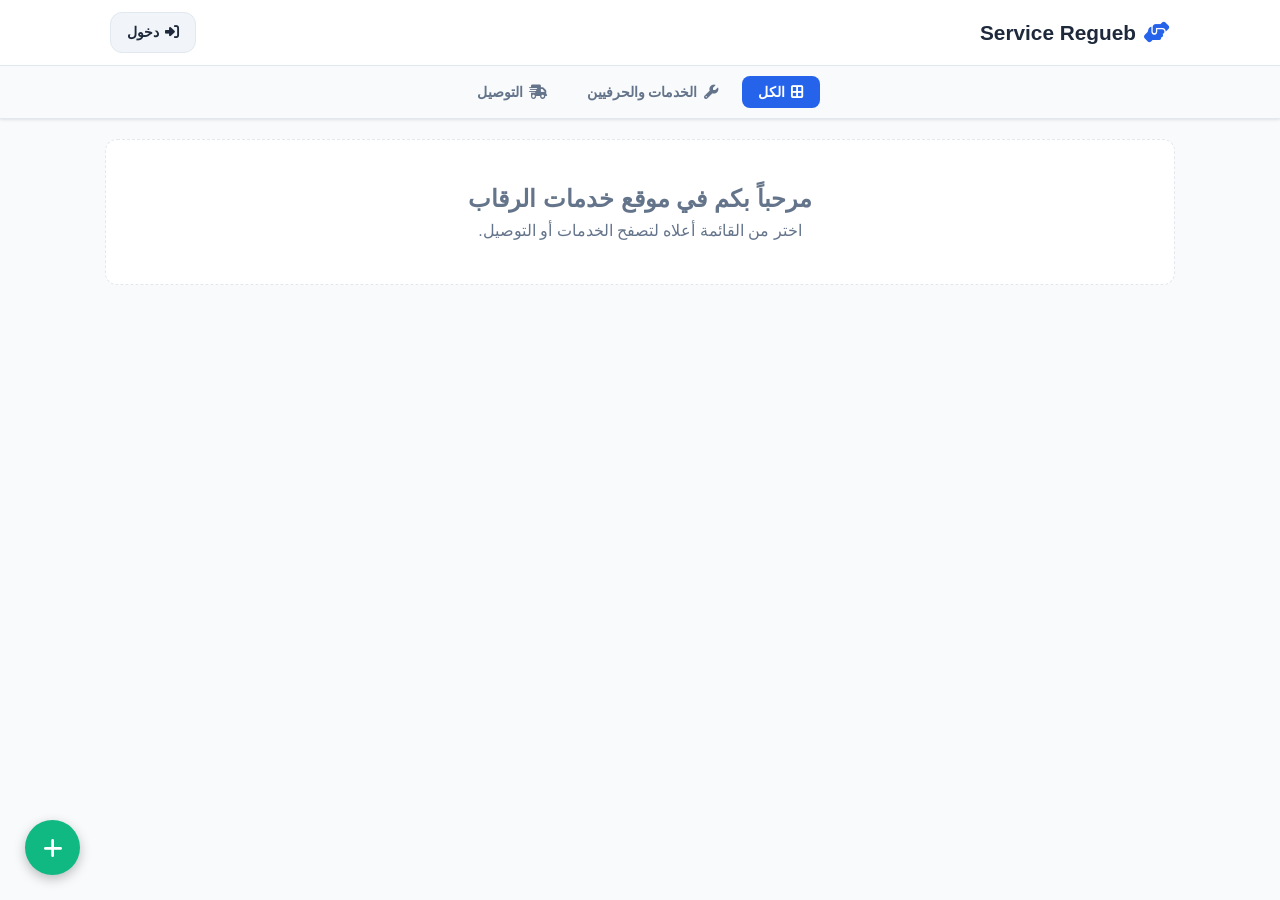
<file: index.html>
<!DOCTYPE html>
<html lang="ar" dir="rtl">
<head>
  <meta charset="UTF-8">
  <meta name="viewport" content="width=device-width, initial-scale=1.0">
  <title>Service Regueb - خدمات الرقاب</title>
  <link rel="stylesheet" href="style.css">
  <link rel="stylesheet" href="https://cdnjs.cloudflare.com/ajax/libs/font-awesome/6.4.0/css/all.min.css">
</head>
<body>

  <!-- Header & Navigation Bar -->
  <header class="site-header">
    <div class="header-container">
      
      <!-- الشعار / اللوجو على اليمين -->
      <a href="#" class="logo">
        <i class="fa-solid fa-handshake-angle"></i> Service Regueb
      </a>

      <!-- زر الدخول في أقصى اليسار -->
      <div class="user-actions">
        <a href="login.html" class="action-btn btn-login">
          <i class="fa-solid fa-right-to-bracket"></i> <span>دخول</span>
        </a>
      </div>

    </div>

    <!-- القائمة الرئيسية -->
    <nav class="main-nav">
      <button class="nav-btn active" onclick="showMainSection('all-section', this)">
        <i class="fa-solid fa-border-all"></i> الكل
      </button>
      <button class="nav-btn" onclick="showMainSection('craftsmen-section', this)">
        <i class="fa-solid fa-wrench"></i> الخدمات والحرفيين
      </button>
      <button class="nav-btn" onclick="showMainSection('delivery-section', this)">
        <i class="fa-solid fa-truck-fast"></i> التوصيل
      </button>
    </nav>

    <!-- القائمة الفرعية للخدمات والحرفيين -->
    <div id="craftsmen-sub-nav" class="sub-nav" style="display: none;">
      <button class="sub-btn active" onclick="showCraftsmenSub('polishing-sub', this)">
        <i class="fa-solid fa-gem"></i> صقل الكرلاج والرخام
      </button>
      <button class="sub-btn" onclick="showCraftsmenSub('sweets-sub', this)">
        <i class="fa-solid fa-cake-candles"></i> الحلويات والمناسبات
      </button>
      <button class="sub-btn" onclick="showCraftsmenSub('training-sub', this)">
        <i class="fa-solid fa-graduation-cap"></i> التكوين والتدريب المهني
      </button>
      <button class="sub-btn" onclick="showCraftsmenSub('health-sub', this)">
        <i class="fa-solid fa-user-nurse"></i> التمريض والصحة
      </button>
      <button class="sub-btn" onclick="showCraftsmenSub('other-crafts-sub', this)">
        <i class="fa-solid fa-hammer"></i> باقي الحرف
      </button>
    </div>

    <!-- القائمة الفرعية للتوصيل -->
    <div id="delivery-sub-nav" class="sub-nav" style="display: none;">
      <button class="sub-btn active" onclick="showDeliverySub('bikes-sub', this)">
        <i class="fa-solid fa-motorcycle"></i> توصيل الدراجات
      </button>
      <button class="sub-btn" onclick="showDeliverySub('cars-sub', this)">
        <i class="fa-solid fa-car"></i> السيارات
      </button>
      <button class="sub-btn" onclick="showDeliverySub('louage-sub', this)">
        <i class="fa-solid fa-van-shuttle"></i> اللواجات
      </button>
    </div>
  </header>

  <div class="container">

    <!-- 1. قسم الكل -->
    <section id="all-section" class="main-section">
      <div class="placeholder-box">
        <h2>مرحباً بكم في موقع خدمات الرقاب</h2>
        <p>اختر من القائمة أعلاه لتصفح الخدمات أو التوصيل.</p>
      </div>
    </section>

    <!-- 2. قسم الخدمات والحرفيين الرئيسي -->
    <section id="craftsmen-section" class="main-section" style="display: none;">

      <!-- أ) فرعي: صقل الكرلاج والرخام -->
      <div id="polishing-sub" class="craftsmen-sub-content">
        
        <div class="polishing-banner">
          <div class="polishing-banner-icon">
            <i class="fa-solid fa-gem"></i>
          </div>
          <h2>صقل وتلميع الكرلاج والرخام بالرقاب</h2>
          <p>أفضل الحرفيين المختصين في جلي، صقل، وتلميع كافة أنواع الأرضيات والبلاط بأحدث المعدات</p>
          
          <div class="polishing-features">
            <span><i class="fa-solid fa-circle-check"></i> تلميع بالألماس</span>
            <span><i class="fa-solid fa-circle-check"></i> معدات حديثة</span>
            <span><i class="fa-solid fa-circle-check"></i> أسعار مناسبة</span>
            <span><i class="fa-solid fa-circle-check"></i> سرعة في الإنجاز</span>
          </div>
        </div>

        <div class="search-box-wrapper">
          <i class="fa-solid fa-magnifying-glass search-icon"></i>
          <input type="text" id="searchPolishingInput" class="search-input custom-search-input" onkeyup="filterPolishingServices()" placeholder="إبحث عن اسم الحرفي أو رقم الهاتف...">
        </div>

        <div id="polishing-services-container" class="polishing-grid">
          
          <div class="polishing-card">
            <div class="polishing-card-header">
              <div class="avatar-icon">
                <i class="fa-solid fa-user-gear"></i>
              </div>
              <div class="card-title-group">
                <h3>خدمات صقل الكرلاج والرخام</h3>
                <span class="location-badge"><i class="fa-solid fa-location-dot"></i> مدينة الرقاب والنواحي</span>
              </div>
            </div>

            <div class="polishing-card-body">
              <div class="info-row">
                <i class="fa-solid fa-screwdriver-wrench"></i>
                <span>صقل، تلميع، وإصلاح جميع أنواع الرخام والكرلاج</span>
              </div>
              <div class="info-row">
                <i class="fa-solid fa-clock"></i>
                <span>متوفر يومياً للحجز والاستفسار</span>
              </div>
            </div>

            <div class="polishing-card-footer">
              <span class="call-title">للتواصل والاتصال المباشر:</span>
              <div class="phone-buttons-group">
                <a href="tel:22561830" class="btn-call-styled">
                  <i class="fa-solid fa-phone"></i>
                  <span>22 561 830</span>
                </a>
                <a href="tel:98483653" class="btn-call-styled btn-call-alt">
                  <i class="fa-solid fa-phone"></i>
                  <span>98 483 653</span>
                </a>
              </div>
            </div>
          </div>

        </div>

        <div class="add-craftsman-notice">
          <i class="fa-solid fa-plus-circle"></i>
          <div>
            <h4>هل أنت أسطى صقل كرلاج ورخام في الرقاب؟</h4>
            <p>تواصل معنا لإضافة رقمك وخدمتك في هذه القائمة ليصل إليك الزبائن مباشرة.</p>
          </div>
        </div>

      </div>

      <!-- ب) فرعي: الحلويات والمناسبات (Maison Jleli) -->
      <div id="sweets-sub" class="craftsmen-sub-content" style="display: none;">
        
        <div class="sweets-banner">
          <div class="sweets-banner-icon">
            <i class="fa-solid fa-crown"></i>
          </div>
          <h2>صناعة الحلويات والمناسبات</h2>
          <p>أجود وأفخم الحلويات التونسية والعصرية للمناسبات والأفراح بمدينة الرقاب</p>
        </div>

        <div class="search-box-wrapper">
          <i class="fa-solid fa-magnifying-glass search-icon"></i>
          <input type="text" id="searchSweetsInput" class="search-input custom-search-input" onkeyup="filterSweetsServices()" placeholder="إبحث عن محل حلويات، المذاق، أو الرقم...">
        </div>

        <div id="sweets-services-container" class="sweets-grid">
          
          <div class="sweets-card">
            <div class="sweets-card-header">
              <div class="sweets-avatar">
                <i class="fa-solid fa-cookie-bite"></i>
              </div>
              <div class="card-title-group">
                <h3>Maison Jleli (ميزون جليلي)</h3>
                <span class="sweets-tagline"><i class="fa-solid fa-star"></i> Goût Spécial - مذاق خاص لا يُنسى</span>
              </div>
            </div>

            <div class="sweets-card-body">
              <p class="sweets-desc">صناعة وتوفير أفخم أنواع الحلويات للمناسبات، الحفلات، والأفراح بأعلى معايير الجودة والنظافة.</p>

              <div class="services-list-title"><i class="fa-solid fa-award"></i> مميزات الخدمة:</div>
              <ul class="sweets-features-list">
                <li><i class="fa-solid fa-leaf"></i> منتجات طبيعية 100%</li>
                <li><i class="fa-solid fa-shield-halved"></i> جودة مضمونة وأفضل المكونات</li>
                <li><i class="fa-solid fa-utensils"></i> إتقان وشغف في تحضير كل تفصيلة</li>
                <li><i class="fa-solid fa-gem"></i> إتقان عالي في الصنع والشكل</li>
              </ul>
            </div>

            <div class="sweets-card-footer">
              <span class="call-title">لطلب الطلبيات والاستفسار المباشر:</span>
              <a href="tel:55848200" class="btn-call-sweets">
                <i class="fa-solid fa-phone"></i>
                <span>55 848 200</span>
              </a>
            </div>
          </div>

        </div>

      </div>

      <!-- ج) فرعي: التكوين والتدريب المهني (ETM PRO) -->
      <div id="training-sub" class="craftsmen-sub-content" style="display: none;">
        
        <div class="training-banner">
          <div class="training-banner-icon">
            <i class="fa-solid fa-laptop-code"></i>
          </div>
          <h2>التكوين والتدريب المهني والتكنولوجي</h2>
          <p>دورات تدريبية وتكوين تطبيقي لاكتساب مهارات واحتراف المهن الحديثة</p>
        </div>

        <div class="search-box-wrapper">
          <i class="fa-solid fa-magnifying-glass search-icon"></i>
          <input type="text" id="searchTrainingInput" class="search-input custom-search-input" onkeyup="filterTrainingServices()" placeholder="إبحث عن مركز تكوين، دورة، أو اختصاص...">
        </div>

        <div id="training-services-container" class="training-grid">
          
          <!-- كارت مركز ETM PRO -->
          <div class="training-card">
            <div class="training-card-header">
              <div class="training-avatar">
                <i class="fa-solid fa-bolt"></i>
              </div>
              <div class="card-title-group">
                <h3>ETM PRO - école de technologies modernes</h3>
                <span class="training-tagline"><i class="fa-solid fa-certificate"></i> دورات تكوينية وتدريب مهني تطبيقي</span>
              </div>
            </div>

            <div class="training-card-body">
              <h4 class="course-title"><i class="fa-solid fa-plug"></i> تكوين في كهرباء البناء (Électricité de Bâtiment)</h4>
              <p class="training-desc">دورة مخصصة لاكتساب مهارات تطبيقية وعملية تمكنك من الدخول المباشر لسوق العمل بحرفية عالية.</p>

              <div class="services-list-title"><i class="fa-solid fa-circle-info"></i> مميزات التكوين:</div>
              <ul class="training-features-list">
                <li><i class="fa-solid fa-square-check"></i> تربص تطبيقي (Stage pratique)</li>
                <li><i class="fa-solid fa-square-check"></i> مؤطرون ومكونون مؤهلون (Formateurs qualifiés)</li>
                <li><i class="fa-solid fa-square-check"></i> شهادة تكوين معتمدة (Formation certifiante)</li>
                <li><i class="fa-solid fa-square-check"></i> الأماكن محدودة للراغبين في التسجيل</li>
              </ul>

              <div class="info-row location-row">
                <i class="fa-solid fa-location-dot"></i>
                <span><strong>العنوان:</strong> شارع أبو القاسم الشابي، فوق مكتبة الشموع 3، سيدي بوزيد</span>
              </div>
            </div>

            <div class="training-card-footer">
              <span class="call-title">للتسجيل والاستفسار المباشر:</span>
              <a href="tel:50221498" class="btn-call-training">
                <i class="fa-solid fa-phone"></i>
                <span>50 221 498</span>
              </a>
            </div>
          </div>

        </div>

      </div>

      <!-- د) فرعي: التمريض والصحة -->
      <div id="health-sub" class="craftsmen-sub-content" style="display: none;">
        
        <div class="health-banner">
          <div class="health-banner-icon">
            <i class="fa-solid fa-notes-medical"></i>
          </div>
          <h2>خدمات التمريض والرعاية الصحية بالرقاب</h2>
          <p>عيادات التمريض، الرعاية المنزلية، وخدمات الإسعافات والمتابعة المباشرة</p>
        </div>

        <div class="search-box-wrapper">
          <i class="fa-solid fa-magnifying-glass search-icon"></i>
          <input type="text" id="searchHealthInput" class="search-input custom-search-input" onkeyup="filterHealthServices()" placeholder="إبحث عن عيادة، ممرض، أو خدمة...">
        </div>

        <div id="health-services-container" class="health-grid">
          
          <div class="health-card">
            <div class="health-card-header">
              <div class="health-avatar">
                <i class="fa-solid fa-staff-snake"></i>
              </div>
              <div class="card-title-group">
                <h3>عيادة المنار للتمريض بالرقاب</h3>
                <span class="nurse-title"><i class="fa-solid fa-user-md"></i> محمد الساسي زريبي (ممرض رئيس أول)</span>
              </div>
              <span class="experience-badge"><i class="fa-solid fa-award"></i> خبرة 45 عام</span>
            </div>

            <div class="health-card-body">
              <div class="info-row location-row">
                <i class="fa-solid fa-location-dot"></i>
                <span><strong>العنوان:</strong> قرب الكنام - طريق المكناسي، الرقاب</span>
              </div>

              <div class="services-list-title"><i class="fa-solid fa-list-check"></i> الخدمات المقدمة:</div>
              <ul class="health-services-list">
                <li><i class="fa-solid fa-circle-check"></i> رعاية وتمريض منزلي</li>
                <li><i class="fa-solid fa-circle-check"></i> حقن وريدية وعضلية</li>
                <li><i class="fa-solid fa-circle-check"></i> تركيب محاليل (سيروم)</li>
                <li><i class="fa-solid fa-circle-check"></i> قياس الضغط والسكر</li>
                <li><i class="fa-solid fa-circle-check"></i> متابعة الحالات المزمنة</li>
              </ul>
            </div>

            <div class="health-card-footer">
              <span class="call-title">للاتصال والاستفسار:</span>
              <a href="tel:98101950" class="btn-call-health">
                <i class="fa-solid fa-phone-volume"></i>
                <span>98 101 950</span>
              </a>
            </div>
          </div>

        </div>

      </div>

      <!-- هـ) فرعي: باقي الحرف -->
      <div id="other-crafts-sub" class="craftsmen-sub-content" style="display: none;">
        <div class="placeholder-box">
          <h2>🔨 خدمات وحرف متنوعة</h2>
          <p>السباكة، الكهرباء، البناء، وغيرها من المهن الحرة بالرقاب...</p>
        </div>
      </div>

    </section>

    <!-- 3. قسم التوصيل الرئيسي -->
    <section id="delivery-section" class="main-section" style="display: none;">

      <!-- أ) فرعي: توصيل الدراجات النارية -->
      <div id="bikes-sub" class="delivery-sub-content">
        
        <div class="section-banner">
          <h2>🛵 توصيل الطلبات عبر الدراجات النارية (الرقاب)</h2>
          <p>خدمة توصيل الطلبات، المأكولات والأوراق داخل مدينة الرقاب</p>
        </div>

        <div style="margin-bottom: 20px; text-align: center;">
          <input type="text" id="searchBikeInput" class="search-input" onkeyup="filterBikeDrivers()" placeholder="🔍 إبحث عن عامل توصيل بالاسم...">
        </div>

        <div id="bike-drivers-container" class="drivers-grid">
          <div class="driver-card"><div><h3>Vespa Taxi (للنساء فقط)</h3><p>92 331 778</p></div><a href="tel:92331778" class="btn-call">📞 اتصل</a></div>
          <div class="driver-card"><div><h3>BEEP DELIVERY (مجدي)</h3><p>55 167 967</p></div><a href="tel:55167967" class="btn-call">📞 اتصل</a></div>
          <div class="driver-card"><div><h3>نجيك للباب / Lomry</h3><p>55 848 794</p></div><a href="tel:55848794" class="btn-call">📞 اتصل</a></div>
          <div class="driver-card"><div><h3>SONEK DELIVERY (أحمد)</h3><p>50 603 021</p></div><a href="tel:50603021" class="btn-call">📞 اتصل</a></div>
          <div class="driver-card"><div><h3>SHOO SHOO DELIVERY</h3><p>55 884 733</p></div><a href="tel:55884733" class="btn-call">📞 اتصل</a></div>
          <div class="driver-card"><div><h3>LOUAY DELIVERY (رقم 1)</h3><p>50 146 002</p></div><a href="tel:50146002" class="btn-call">📞 اتصل</a></div>
          <div class="driver-card"><div><h3>LOUAY DELIVERY (رقم 2)</h3><p>96 101 081</p></div><a href="tel:96101081" class="btn-call">📞 اتصل</a></div>
        </div>

      </div>

      <!-- ب) فرعي: سيارات -->
      <div id="cars-sub" class="delivery-sub-content" style="display: none;">
        <div class="placeholder-box">
          <h2>🚗 توصيل السيارات / تاكسي</h2>
          <p>خدمة التاكسي والتوصيل الخاص بالرقاب.</p>
        </div>
      </div>

      <!-- ج) فرعي: اللواجات -->
      <div id="louage-sub" class="delivery-sub-content" style="display: none;">
        
        <div class="section-banner">
          <h2>🚌 خدمات لواجات الرقاب البيّة</h2>
          <p>اختر الخط والوجهة لعرض قائمة السائقين والاتصال المباشر</p>
        </div>

        <div style="margin-bottom: 20px; text-align: center;">
          <label for="routeSelect" style="font-weight: bold; display: block; margin-bottom: 8px;">📍 اختر خط النقل:</label>
          <select id="routeSelect" class="filter-select" onchange="switchRoute()">
            <option value="tunis">الرقاب ⇄ تونس</option>
            <option value="bouzid">الرقاب ⇄ سيدي بوزيد</option>
            <option value="sousse">الرقاب ⇄ سوسة</option>
            <option value="monastir">الرقاب ⇄ المنستير</option>
            <option value="sfax">الرقاب ⇄ صفاقس</option>
            <option value="kairouan">الرقاب ⇄ القيروان</option>
          </select>
        </div>

        <div style="margin-bottom: 20px; text-align: center;">
          <input type="text" id="searchInput" class="search-input" onkeyup="filterDrivers()" placeholder="🔍 إبحث عن سائق بالاسم...">
        </div>

        <div id="route-tunis" class="route-group drivers-grid">
          <div class="driver-card"><div><h3>نضال يوسفي</h3><p>44 110 584</p></div><a href="tel:44110584" class="btn-call">📞 اتصل</a></div>
          <div class="driver-card"><div><h3>أكرم كحلي</h3><p>54 250 923</p></div><a href="tel:54250923" class="btn-call">📞 اتصل</a></div>
          <div class="driver-card"><div><h3>وسام بحيري</h3><p>51 261 007</p></div><a href="tel:51261007" class="btn-call">📞 اتصل</a></div>
          <div class="driver-card"><div><h3>ماهر زريبي</h3><p>98 318 713</p></div><a href="tel:98318713" class="btn-call">📞 اتصل</a></div>
          <div class="driver-card"><div><h3>ماجد زريبي</h3><p>41 211 137</p></div><a href="tel:41211137" class="btn-call">📞 اتصل</a></div>
          <div class="driver-card"><div><h3>ناجح زريبي</h3><p>97 985 132</p></div><a href="tel:97985132" class="btn-call">📞 اتصل</a></div>
          <div class="driver-card"><div><h3>بوزيان جوادي</h3><p>95 787 014</p></div><a href="tel:95787014" class="btn-call">📞 اتصل</a></div>
          <div class="driver-card"><div><h3>صابر خليفي</h3><p>98 926 970</p></div><a href="tel:98926970" class="btn-call">📞 اتصل</a></div>
          <div class="driver-card"><div><h3>محمد طقوقي</h3><p>97 610 722</p></div><a href="tel:97610722" class="btn-call">📞 اتصل</a></div>
          <div class="driver-card"><div><h3>ماهر عامري</h3><p>97 244 380</p></div><a href="tel:97244380" class="btn-call">📞 اتصل</a></div>
        </div>

        <div id="route-bouzid" class="route-group drivers-grid" style="display: none;">
          <div class="driver-card"><div><h3>المسؤول على المحطة</h3><p>50 433 140</p></div><a href="tel:50433140" class="btn-call">📞 اتصل</a></div>
          <div class="driver-card"><div><h3>وليد قادري (الريقو)</h3><p>96 919 006</p></div><a href="tel:96919006" class="btn-call">📞 اتصل</a></div>
          <div class="driver-card"><div><h3>بسام زريبي</h3><p>98 318 765</p></div><a href="tel:98318765" class="btn-call">📞 اتصل</a></div>
          <div class="driver-card"><div><h3>محمد عيوني (بقوق)</h3><p>29 032 757</p></div><a href="tel:29032757" class="btn-call">📞 اتصل</a></div>
          <div class="driver-card"><div><h3>جمال الزرعي</h3><p>22 266 604</p></div><a href="tel:22266604" class="btn-call">📞 اتصل</a></div>
          <div class="driver-card"><div><h3>حسين عبيدي</h3><p>50 640 170</p></div><a href="tel:50640170" class="btn-call">📞 اتصل</a></div>
          <div class="driver-card"><div><h3>الناصر عامري</h3><p>50 644 458</p></div><a href="tel:50644458" class="btn-call">📞 اتصل</a></div>
          <div class="driver-card"><div><h3>عبد الحليم عبيدي</h3><p>55 260 619</p></div><a href="tel:55260619" class="btn-call">📞 اتصل</a></div>
          <div class="driver-card"><div><h3>رشيد عيوني</h3><p>98 210 876</p></div><a href="tel:98210876" class="btn-call">📞 اتصل</a></div>
          <div class="driver-card"><div><h3>رضا زارعي</h3><p>99 842 025</p></div><a href="tel:99842025" class="btn-call">📞 اتصل</a></div>
          <div class="driver-card"><div><h3>شكري قالحي</h3><p>29 574 443</p></div><a href="tel:29574443" class="btn-call">📞 اتصل</a></div>
          <div class="driver-card"><div><h3>صفوان شابي</h3><p>98 240 308</p></div><a href="tel:98240308" class="btn-call">📞 اتصل</a></div>
          <div class="driver-card"><div><h3>عمران جلالي</h3><p>98 315 864</p></div><a href="tel:98315864" class="btn-call">📞 اتصل</a></div>
          <div class="driver-card"><div><h3>فتحي ديش</h3><p>96 946 711</p></div><a href="tel:96946711" class="btn-call">📞 اتصل</a></div>
          <div class="driver-card"><div><h3>كمال صالحي</h3><p>22 132 502</p></div><a href="tel:22132502" class="btn-call">📞 اتصل</a></div>
          <div class="driver-card"><div><h3>محمد الصمودي</h3><p>41 211 124</p></div><a href="tel:41211124" class="btn-call">📞 اتصل</a></div>
          <div class="driver-card"><div><h3>منير عبدلي</h3><p>96 373 106</p></div><a href="tel:96373106" class="btn-call">📞 اتصل</a></div>
          <div class="driver-card"><div><h3>جميع خدمات الرقاب</h3><p>98 720 727</p></div><a href="tel:98720727" class="btn-call">📞 اتصل</a></div>
          <div class="driver-card"><div><h3>ناظم قادري</h3><p>51 773 766</p></div><a href="tel:51773766" class="btn-call">📞 اتصل</a></div>
        </div>

        <div id="route-sousse" class="route-group drivers-grid" style="display: none;">
          <div class="driver-card"><div><h3>فيصل</h3><p>98 263 646</p></div><a href="tel:98263646" class="btn-call">📞 اتصل</a></div>
          <div class="driver-card"><div><h3>عزالدين</h3><p>97 590 107</p></div><a href="tel:97590107" class="btn-call">📞 اتصل</a></div>
          <div class="driver-card"><div><h3>محمد</h3><p>95 177 700</p></div><a href="tel:95177700" class="btn-call">📞 اتصل</a></div>
        </div>

        <div id="route-monastir" class="route-group drivers-grid" style="display: none;">
          <div class="driver-card"><div><h3>فتحي</h3><p>97 886 019</p></div><a href="tel:97886019" class="btn-call">📞 اتصل</a></div>
        </div>

        <div id="route-sfax" class="route-group placeholder-box" style="display: none;"><p>🚧 خط الرقاب ⇄ صفاقس: قريباً</p></div>
        <div id="route-kairouan" class="route-group placeholder-box" style="display: none;"><p>🚧 خط الرقاب ⇄ القيروان: قريباً</p></div>

      </div>

    </section>

  </div>

  <!-- زر إضافة إعلان الدائري العائم -->
  <a href="add-ad.html" id="fabAddBtn" class="fab-add-btn" title="إضافة إعلان جديد">
    <i class="fa-solid fa-plus"></i>
  </a>

  <script src="script.js"></script>
</body>
</html>
</file>
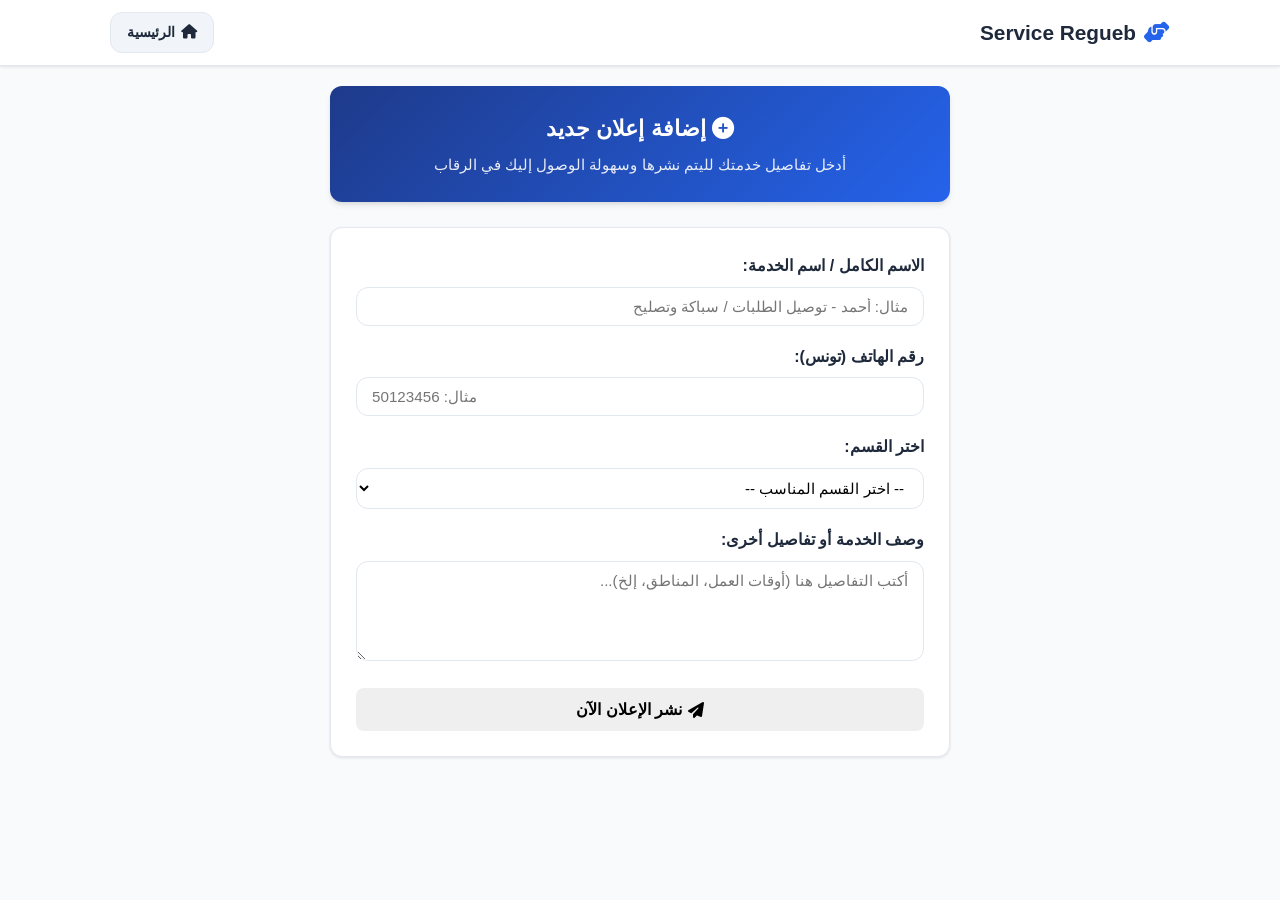
<file: add-ad.html>
<!DOCTYPE html>
<html lang="ar" dir="rtl">
<head>
  <meta charset="UTF-8">
  <meta name="viewport" content="width=device-width, initial-scale=1.0">
  <title>إضافة إعلان جديد - Service Regueb</title>
  <link rel="stylesheet" href="style.css">
  <link rel="stylesheet" href="https://cdnjs.cloudflare.com/ajax/libs/font-awesome/6.4.0/css/all.min.css">
</head>
<body>

  <!-- Header & Navigation Bar -->
  <header class="site-header">
    <div class="header-container">
      
      <!-- الشعار / اللوجو -->
      <a href="index.html" class="logo">
        <i class="fa-solid fa-handshake-angle"></i> Service Regueb
      </a>

      <!-- زر العودة للصفحة الرئيسية -->
      <div class="user-actions">
        <a href="index.html" class="action-btn btn-login">
          <i class="fa-solid fa-house"></i> <span>الرئيسية</span>
        </a>
      </div>

    </div>
  </header>

  <div class="container" style="max-width: 650px;">
    
    <div class="section-banner" style="margin-top: 20px;">
      <h2><i class="fa-solid fa-plus-circle"></i> إضافة إعلان جديد</h2>
      <p>أدخل تفاصيل خدمتك لليتم نشرها وسهولة الوصول إليك في الرقاب</p>
    </div>

    <!-- نموذج إضافة الإعلان -->
    <div style="background-color: var(--card-bg); padding: 25px; border-radius: var(--radius); box-shadow: var(--shadow-sm); border: 1px solid var(--border-color);">
      
      <form id="addAdForm">
        
        <!-- الاسم أو اسم المحل -->
        <div style="margin-bottom: 18px;">
          <label style="display: block; font-weight: 600; margin-bottom: 8px;">الاسم الكامل / اسم الخدمة:</label>
          <input type="text" class="search-input" style="max-width: 100%;" placeholder="مثال: أحمد - توصيل الطلبات / سباكة وتصليح" required>
        </div>

        <!-- رقم الهاتف -->
        <div style="margin-bottom: 18px;">
          <label style="display: block; font-weight: 600; margin-bottom: 8px;">رقم الهاتف (تونس):</label>
          <input type="tel" class="search-input" style="max-width: 100%;" placeholder="مثال: 50123456" pattern="[0-9]{8}" required>
        </div>

        <!-- القسم الرئيسي -->
        <div style="margin-bottom: 18px;">
          <label style="display: block; font-weight: 600; margin-bottom: 8px;">اختر القسم:</label>
          <select class="filter-select" style="max-width: 100%;" required>
            <option value="">-- اختر القسم المناسب --</option>
            <option value="bike">توصيل - دراجات نارية</option>
            <option value="car">توصيل - سيارات وتاكسي</option>
            <option value="louage">توصيل - لواجات</option>
            <option value="craftsman">خدمات وحرفيين (سباك، كهربائي، إلخ)</option>
            <option value="other">خدمات أخرى</option>
          </select>
        </div>

        <!-- تفاصيل إضافية -->
        <div style="margin-bottom: 20px;">
          <label style="display: block; font-weight: 600; margin-bottom: 8px;">وصف الخدمة أو تفاصيل أخرى:</label>
          <textarea class="search-input" style="max-width: 100%; height: 100px; resize: vertical;" placeholder="أكتب التفاصيل هنا (أوقات العمل، المناطق، إلخ)..."></textarea>
        </div>

        <!-- زر الإرسال -->
        <button type="submit" class="action-btn btn-add" style="width: 100%; justify-content: center; padding: 12px; font-size: 1rem; border-radius: 8px;">
          <i class="fa-solid fa-paper-plane"></i> نشر الإعلان الآن
        </button>

      </form>

    </div>

  </div>

  <script src="script.js"></script>
</body>
</html>
</file>
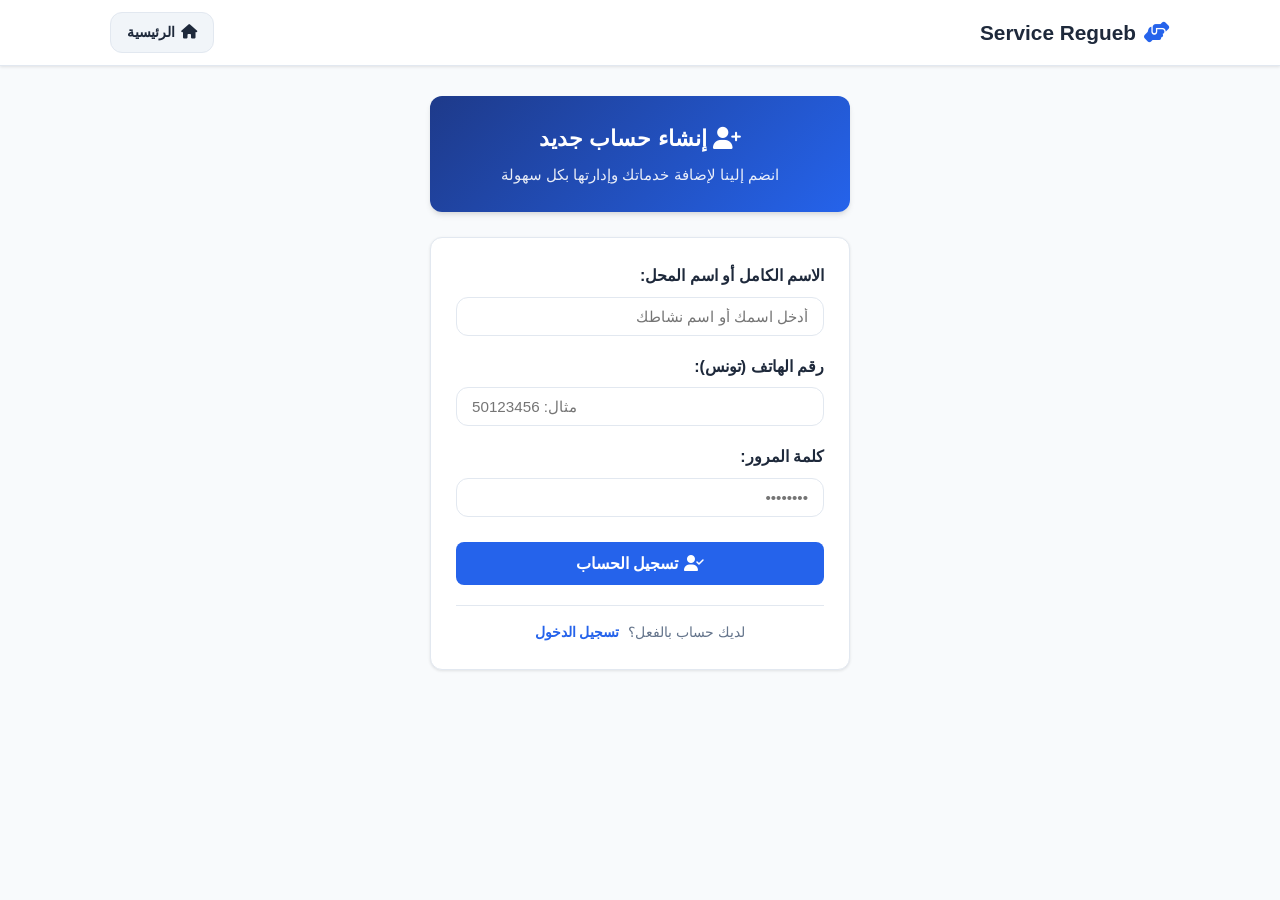
<file: signup.html>
<!DOCTYPE html>
<html lang="ar" dir="rtl">
<head>
  <meta charset="UTF-8">
  <meta name="viewport" content="width=device-width, initial-scale=1.0">
  <title>إنشاء حساب جديد - Service Regueb</title>
  <link rel="stylesheet" href="style.css">
  <link rel="stylesheet" href="https://cdnjs.cloudflare.com/ajax/libs/font-awesome/6.4.0/css/all.min.css">
</head>
<body>

  <!-- Header & Navigation Bar -->
  <header class="site-header">
    <div class="header-container">
      
      <!-- الشعار / اللوجو -->
      <a href="index.html" class="logo">
        <i class="fa-solid fa-handshake-angle"></i> Service Regueb
      </a>

      <!-- زر العودة للصفحة الرئيسية -->
      <div class="user-actions">
        <a href="index.html" class="action-btn btn-login">
          <i class="fa-solid fa-house"></i> <span>الرئيسية</span>
        </a>
      </div>

    </div>
  </header>

  <div class="container" style="max-width: 450px;">
    
    <div class="section-banner" style="margin-top: 30px;">
      <h2><i class="fa-solid fa-user-plus"></i> إنشاء حساب جديد</h2>
      <p>انضم إلينا لإضافة خدماتك وإدارتها بكل سهولة</p>
    </div>

    <!-- نموذج إنشاء الحساب -->
    <div style="background-color: var(--card-bg); padding: 25px; border-radius: var(--radius); box-shadow: var(--shadow-sm); border: 1px solid var(--border-color);">
      
      <form id="registerForm">
        
        <!-- الاسم الكامل -->
        <div style="margin-bottom: 18px;">
          <label style="display: block; font-weight: 600; margin-bottom: 8px;">الاسم الكامل أو اسم المحل:</label>
          <input type="text" class="search-input" style="max-width: 100%;" placeholder="أدخل اسمك أو اسم نشاطك" required>
        </div>

        <!-- رقم الهاتف -->
        <div style="margin-bottom: 18px;">
          <label style="display: block; font-weight: 600; margin-bottom: 8px;">رقم الهاتف (تونس):</label>
          <input type="tel" class="search-input" style="max-width: 100%;" placeholder="مثال: 50123456" pattern="[0-9]{8}" required>
        </div>

        <!-- كلمة المرور -->
        <div style="margin-bottom: 25px;">
          <label style="display: block; font-weight: 600; margin-bottom: 8px;">كلمة المرور:</label>
          <input type="password" class="search-input" style="max-width: 100%;" placeholder="••••••••" required>
        </div>

        <!-- زر التسجيل -->
        <button type="submit" class="action-btn" style="width: 100%; justify-content: center; padding: 12px; font-size: 1rem; border-radius: 8px; background-color: var(--primary-color); color: #fff; border: none; cursor: pointer;">
          <i class="fa-solid fa-user-check"></i> تسجيل الحساب
        </button>

      </form>

      <!-- خيار العودة لتسجيل الدخول أسفل الزر -->
      <div style="text-align: center; margin-top: 20px; border-top: 1px solid var(--border-color); padding-top: 15px;">
        <p style="color: var(--text-muted); font-size: 0.9rem;">لديك حساب بالفعل؟ 
          <a href="login.html" style="color: var(--primary-color); font-weight: 600; text-decoration: none; margin-right: 5px;">تسجيل الدخول</a>
        </p>
      </div>

    </div>

  </div>

  <script src="script.js"></script>
</body>
</html>
</file>
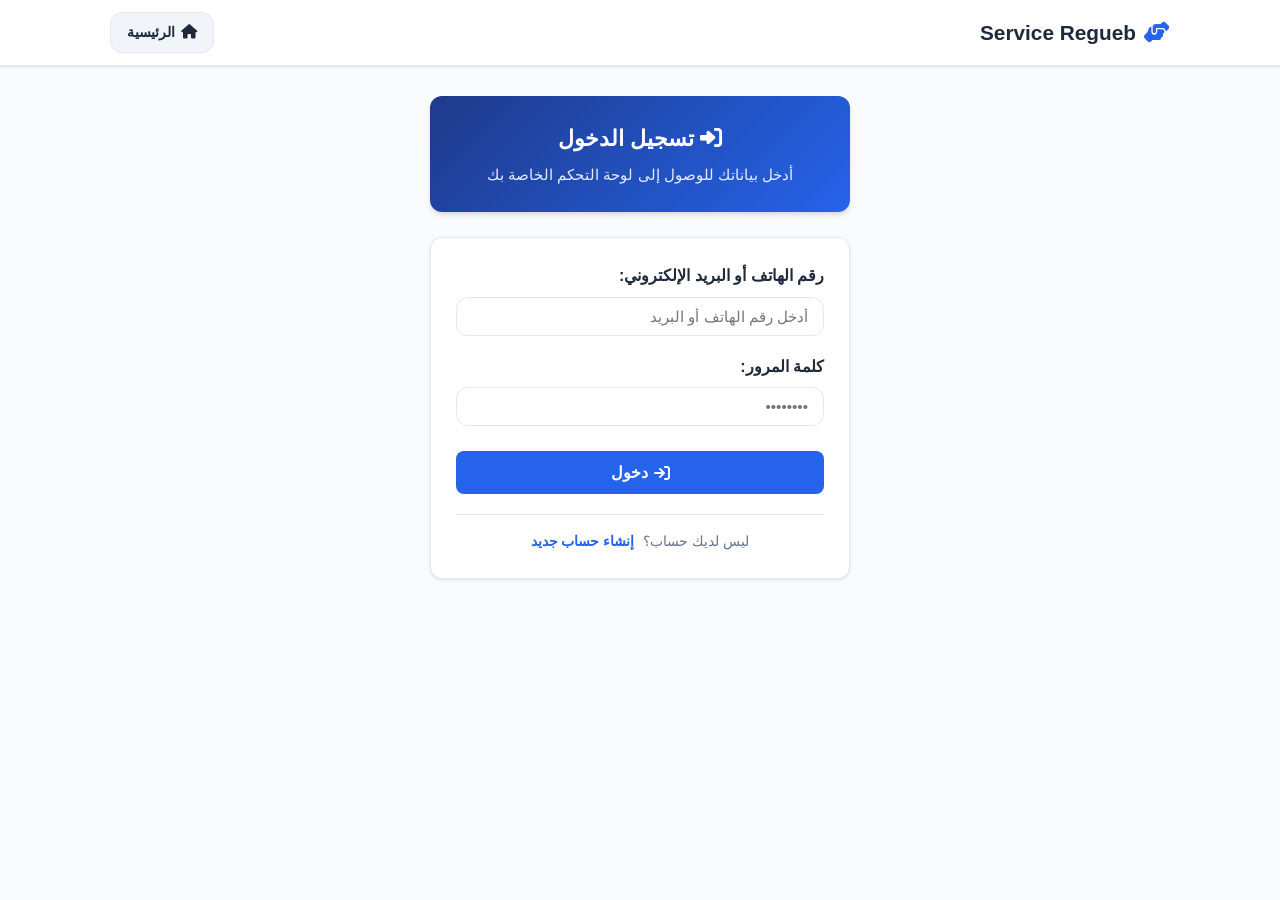
<file: ​login.html>
<!DOCTYPE html>
<html lang="ar" dir="rtl">
<head>
  <meta charset="UTF-8">
  <meta name="viewport" content="width=device-width, initial-scale=1.0">
  <title>تسجيل الدخول - Service Regueb</title>
  <link rel="stylesheet" href="style.css">
  <link rel="stylesheet" href="https://cdnjs.cloudflare.com/ajax/libs/font-awesome/6.4.0/css/all.min.css">
</head>
<body>

  <!-- Header & Navigation Bar -->
  <header class="site-header">
    <div class="header-container">
      
      <!-- الشعار / اللوجو -->
      <a href="index.html" class="logo">
        <i class="fa-solid fa-handshake-angle"></i> Service Regueb
      </a>

      <!-- زر العودة للصفحة الرئيسية -->
      <div class="user-actions">
        <a href="index.html" class="action-btn btn-login">
          <i class="fa-solid fa-house"></i> <span>الرئيسية</span>
        </a>
      </div>

    </div>
  </header>

  <div class="container" style="max-width: 450px;">
    
    <div class="section-banner" style="margin-top: 30px;">
      <h2><i class="fa-solid fa-right-to-bracket"></i> تسجيل الدخول</h2>
      <p>أدخل بياناتك للوصول إلى لوحة التحكم الخاصة بك</p>
    </div>

    <!-- نموذج تسجيل الدخول -->
    <div style="background-color: var(--card-bg); padding: 25px; border-radius: var(--radius); box-shadow: var(--shadow-sm); border: 1px solid var(--border-color);">
      
      <form id="loginForm">
        
        <!-- البريد أو رقم الهاتف -->
        <div style="margin-bottom: 18px;">
          <label style="display: block; font-weight: 600; margin-bottom: 8px;">رقم الهاتف أو البريد الإلكتروني:</label>
          <input type="text" class="search-input" style="max-width: 100%;" placeholder="أدخل رقم الهاتف أو البريد" required>
        </div>

        <!-- كلمة المرور -->
        <div style="margin-bottom: 25px;">
          <label style="display: block; font-weight: 600; margin-bottom: 8px;">كلمة المرور:</label>
          <input type="password" class="search-input" style="max-width: 100%;" placeholder="••••••••" required>
        </div>

        <!-- زر الدخول -->
        <button type="submit" class="action-btn" style="width: 100%; justify-content: center; padding: 12px; font-size: 1rem; border-radius: 8px; background-color: var(--primary-color); color: #fff; border: none; cursor: pointer;">
          <i class="fa-solid fa-arrow-right-to-bracket"></i> دخول
        </button>

      </form>

      <!-- خيار إنشاء حساب جديد أسفل زر الدخول -->
      <div style="text-align: center; margin-top: 20px; border-top: 1px solid var(--border-color); padding-top: 15px;">
        <p style="color: var(--text-muted); font-size: 0.9rem;">ليس لديك حساب؟ 
          <a href="signup.html" style="color: var(--primary-color); font-weight: 600; text-decoration: none; margin-right: 5px;">إنشاء حساب جديد</a>
        </p>
      </div>

    </div>

  </div>

  <script src="script.js"></script>
</body>
</html>
</file>
<file: style.css>
/* ==========================================
   1. المتغيرات والتنسيقات العامة
   ========================================== */
:root {
  --primary-color: #2563eb;
  --primary-hover: #1d4ed8;
  --secondary-color: #f1f5f9;
  --text-color: #1e293b;
  --text-muted: #64748b;
  --bg-color: #f8fafc;
  --card-bg: #ffffff;
  --success-color: #10b981;
  --health-color: #dc2626;
  --health-bg: #fef2f2;
  --sweets-color: #d97706;
  --sweets-bg: #fffbeb;
  --training-color: #4f46e5;
  --training-bg: #eeef2f6;
  --border-color: #e2e8f0;
  --shadow-sm: 0 1px 3px rgba(0,0,0,0.1);
  --shadow-md: 0 4px 6px -1px rgba(0,0,0,0.1), 0 2px 4px -1px rgba(0,0,0,0.06);
  --radius: 12px;
}

* {
  box-sizing: border-box;
  margin: 0;
  padding: 0;
  font-family: 'Segoe UI', Tahoma, Geneva, Verdana, sans-serif;
}

body {
  background-color: var(--bg-color);
  color: var(--text-color);
  direction: rtl;
  line-height: 1.6;
}

.container {
  max-width: 1100px;
  margin: 20px auto;
  padding: 0 15px;
}

/* ==========================================
   2. الهيدر وشريط التنقل (Header & Navbar)
   ========================================== */
.site-header {
  background-color: #ffffff;
  box-shadow: var(--shadow-sm);
  position: sticky;
  top: 0;
  z-index: 1000;
  border-bottom: 1px solid var(--border-color);
}

.header-container {
  display: flex;
  justify-content: space-between;
  align-items: center;
  padding: 12px 20px;
  max-width: 1100px;
  margin: 0 auto;
}

.logo {
  font-size: 1.3rem;
  font-weight: 700;
  color: var(--text-color) !important;
  text-decoration: none;
  display: flex;
  align-items: center;
  gap: 8px;
}

.logo i {
  color: var(--primary-color);
}

.user-actions {
  display: flex;
  align-items: center;
}

.action-btn {
  padding: 8px 16px;
  border-radius: var(--radius);
  text-decoration: none;
  font-size: 0.9rem;
  font-weight: 600;
  display: inline-flex;
  align-items: center;
  gap: 6px;
  transition: all 0.2s ease;
  border: none;
  cursor: pointer;
}

.btn-login {
  background-color: var(--secondary-color);
  color: var(--text-color) !important;
  border: 1px solid var(--border-color);
}

.btn-login:hover {
  background-color: #e2e8f0;
}

/* القوائم الرئيسية والفرعية */
.main-nav, .sub-nav {
  display: flex;
  justify-content: center;
  gap: 8px;
  padding: 10px;
  background-color: #f8fafc;
  border-top: 1px solid var(--border-color);
  flex-wrap: wrap;
}

.sub-nav {
  background-color: #edf2f7;
  border-bottom: 1px solid var(--border-color);
}

.nav-btn, .sub-btn {
  padding: 8px 16px;
  border: none;
  background: transparent;
  border-radius: 8px;
  cursor: pointer;
  font-weight: 600;
  color: var(--text-muted);
  font-size: 0.9rem;
  display: flex;
  align-items: center;
  gap: 6px;
  transition: all 0.2s ease;
}

.nav-btn.active, .sub-btn.active {
  background-color: var(--primary-color);
  color: #ffffff !important;
}

.nav-btn:hover:not(.active), .sub-btn:hover:not(.active) {
  background-color: #e2e8f0;
  color: var(--text-color);
}

/* ==========================================
   3. تنسيقات قسم التكوين والتدريب المهني (ETM PRO)
   ========================================== */
.training-banner {
  background: linear-gradient(135deg, #312e81 0%, #4338ca 100%);
  color: #ffffff;
  padding: 30px 20px;
  border-radius: var(--radius);
  text-align: center;
  margin-bottom: 25px;
  box-shadow: 0 10px 20px rgba(67, 56, 202, 0.2);
}

.training-banner-icon {
  width: 60px;
  height: 60px;
  background: rgba(255, 255, 255, 0.15);
  border-radius: 50%;
  display: flex;
  align-items: center;
  justify-content: center;
  margin: 0 auto 12px auto;
  font-size: 26px;
  color: #c7d2fe;
}

.training-banner h2 {
  font-size: 1.6rem;
  font-weight: 800;
  margin-bottom: 6px;
}

.training-banner p {
  font-size: 0.95rem;
  opacity: 0.9;
}

.training-grid {
  display: grid;
  grid-template-columns: repeat(auto-fill, minmax(320px, 1fr));
  gap: 20px;
  margin-bottom: 30px;
}

.training-card {
  background-color: var(--card-bg);
  border-radius: var(--radius);
  border: 1px solid #c7d2fe;
  box-shadow: var(--shadow-sm);
  overflow: hidden;
  transition: transform 0.2s, box-shadow 0.2s;
  display: flex;
  flex-direction: column;
}

.training-card:hover {
  transform: translateY(-4px);
  box-shadow: 0 10px 20px rgba(0, 0, 0, 0.08);
}

.training-card-header {
  padding: 18px;
  background-color: #eef2ff;
  border-bottom: 1px solid #e0e7ff;
  display: flex;
  align-items: center;
  gap: 12px;
}

.training-avatar {
  width: 50px;
  height: 50px;
  background-color: #ffffff;
  color: var(--training-color);
  border: 2px solid #a5b4fc;
  border-radius: 50%;
  display: flex;
  align-items: center;
  justify-content: center;
  font-size: 22px;
  flex-shrink: 0;
}

.training-tagline {
  display: block;
  font-size: 0.82rem;
  color: var(--training-color);
  font-weight: 600;
  margin-top: 4px;
}

.training-card-body {
  padding: 18px;
  flex-grow: 1;
}

.course-title {
  font-size: 1.05rem;
  color: #1e1b4b;
  font-weight: 700;
  margin-bottom: 8px;
  display: flex;
  align-items: center;
  gap: 6px;
}

.course-title i {
  color: #eab308;
}

.training-desc {
  font-size: 0.9rem;
  color: #475569;
  margin-bottom: 15px;
  line-height: 1.5;
}

.training-features-list {
  list-style: none;
  padding-right: 5px;
  margin-bottom: 15px;
}

.training-features-list li {
  font-size: 0.88rem;
  color: #334155;
  margin-bottom: 8px;
  display: flex;
  align-items: center;
  gap: 8px;
}

.training-features-list li i {
  color: var(--training-color);
  font-size: 0.9rem;
}

.training-card-footer {
  padding: 15px 18px;
  background-color: #fff;
  border-top: 1px dashed var(--border-color);
}

.btn-call-training {
  width: 100%;
  background-color: var(--training-color);
  color: #ffffff !important;
  text-decoration: none;
  padding: 10px;
  border-radius: 8px;
  font-size: 1rem;
  font-weight: 700;
  display: flex;
  align-items: center;
  justify-content: center;
  gap: 10px;
  direction: ltr;
  transition: background-color 0.2s;
}

.btn-call-training:hover {
  background-color: #3730a3;
}

/* ==========================================
   4. تنسيقات قسم الحلويات والمناسبات
   ========================================== */
.sweets-banner {
  background: linear-gradient(135deg, #78350f 0%, #b45309 100%);
  color: #ffffff;
  padding: 30px 20px;
  border-radius: var(--radius);
  text-align: center;
  margin-bottom: 25px;
  box-shadow: 0 10px 20px rgba(180, 83, 9, 0.2);
}

.sweets-banner-icon {
  width: 60px;
  height: 60px;
  background: rgba(255, 255, 255, 0.15);
  border-radius: 50%;
  display: flex;
  align-items: center;
  justify-content: center;
  margin: 0 auto 12px auto;
  font-size: 26px;
  color: #fef08a;
}

.sweets-banner h2 {
  font-size: 1.6rem;
  font-weight: 800;
  margin-bottom: 6px;
}

.sweets-banner p {
  font-size: 0.95rem;
  opacity: 0.9;
}

.sweets-grid {
  display: grid;
  grid-template-columns: repeat(auto-fill, minmax(320px, 1fr));
  gap: 20px;
  margin-bottom: 30px;
}

.sweets-card {
  background-color: var(--card-bg);
  border-radius: var(--radius);
  border: 1px solid #fde68a;
  box-shadow: var(--shadow-sm);
  overflow: hidden;
  transition: transform 0.2s, box-shadow 0.2s;
  display: flex;
  flex-direction: column;
}

.sweets-card:hover {
  transform: translateY(-4px);
  box-shadow: 0 10px 20px rgba(0, 0, 0, 0.08);
}

.sweets-card-header {
  padding: 18px;
  background-color: var(--sweets-bg);
  border-bottom: 1px solid #fef3c7;
  display: flex;
  align-items: center;
  gap: 12px;
}

.sweets-avatar {
  width: 50px;
  height: 50px;
  background-color: #ffffff;
  color: var(--sweets-color);
  border: 2px solid #fcd34d;
  border-radius: 50%;
  display: flex;
  align-items: center;
  justify-content: center;
  font-size: 22px;
  flex-shrink: 0;
}

.sweets-tagline {
  display: block;
  font-size: 0.85rem;
  color: var(--sweets-color);
  font-weight: 600;
  margin-top: 4px;
}

.sweets-card-body {
  padding: 18px;
  flex-grow: 1;
}

.sweets-desc {
  font-size: 0.9rem;
  color: #475569;
  margin-bottom: 15px;
  line-height: 1.5;
}

.sweets-features-list {
  list-style: none;
  padding-right: 5px;
}

.sweets-features-list li {
  font-size: 0.88rem;
  color: #334155;
  margin-bottom: 8px;
  display: flex;
  align-items: center;
  gap: 8px;
}

.sweets-features-list li i {
  color: var(--sweets-color);
  font-size: 0.85rem;
}

.sweets-card-footer {
  padding: 15px 18px;
  background-color: #fff;
  border-top: 1px dashed var(--border-color);
}

.btn-call-sweets {
  width: 100%;
  background-color: var(--sweets-color);
  color: #ffffff !important;
  text-decoration: none;
  padding: 10px;
  border-radius: 8px;
  font-size: 1rem;
  font-weight: 700;
  display: flex;
  align-items: center;
  justify-content: center;
  gap: 10px;
  direction: ltr;
  transition: background-color 0.2s;
}

.btn-call-sweets:hover {
  background-color: #b45309;
}

/* ==========================================
   5. تنسيقات التمريض والصحة
   ========================================== */
.health-banner {
  background: linear-gradient(135deg, #991b1b 0%, #dc2626 100%);
  color: #ffffff;
  padding: 30px 20px;
  border-radius: var(--radius);
  text-align: center;
  margin-bottom: 25px;
  box-shadow: 0 10px 20px rgba(220, 38, 38, 0.2);
}

.health-banner-icon {
  width: 60px;
  height: 60px;
  background: rgba(255, 255, 255, 0.15);
  border-radius: 50%;
  display: flex;
  align-items: center;
  justify-content: center;
  margin: 0 auto 12px auto;
  font-size: 26px;
  color: #ffffff;
}

.health-banner h2 {
  font-size: 1.6rem;
  font-weight: 800;
  margin-bottom: 6px;
}

.health-banner p {
  font-size: 0.95rem;
  opacity: 0.9;
}

.health-grid {
  display: grid;
  grid-template-columns: repeat(auto-fill, minmax(320px, 1fr));
  gap: 20px;
  margin-bottom: 30px;
}

.health-card {
  background-color: var(--card-bg);
  border-radius: var(--radius);
  border: 1px solid #fecdd3;
  box-shadow: var(--shadow-sm);
  overflow: hidden;
  transition: transform 0.2s, box-shadow 0.2s;
  display: flex;
  flex-direction: column;
}

.health-card:hover {
  transform: translateY(-4px);
  box-shadow: 0 10px 20px rgba(0, 0, 0, 0.08);
}

.health-card-header {
  padding: 18px;
  background-color: var(--health-bg);
  border-bottom: 1px solid #ffe4e6;
  position: relative;
}

.health-avatar {
  width: 50px;
  height: 50px;
  background-color: #ffffff;
  color: var(--health-color);
  border: 2px solid #fca5a5;
  border-radius: 50%;
  display: flex;
  align-items: center;
  justify-content: center;
  font-size: 22px;
  margin-bottom: 10px;
}

.nurse-title {
  display: block;
  font-size: 0.85rem;
  color: var(--health-color);
  font-weight: 600;
  margin-top: 4px;
}

.experience-badge {
  position: absolute;
  top: 15px;
  left: 15px;
  background-color: #fee2e2;
  color: #991b1b;
  border: 1px solid #fca5a5;
  padding: 4px 10px;
  border-radius: 20px;
  font-size: 0.75rem;
  font-weight: 700;
}

.health-card-body {
  padding: 18px;
  flex-grow: 1;
}

.location-row {
  background-color: #f8fafc;
  padding: 8px 12px;
  border-radius: 8px;
  border: 1px solid var(--border-color);
  margin-bottom: 15px;
}

.services-list-title {
  font-size: 0.9rem;
  font-weight: 700;
  color: var(--text-color);
  margin-bottom: 8px;
  display: flex;
  align-items: center;
  gap: 6px;
}

.health-services-list {
  list-style: none;
  padding-right: 5px;
}

.health-services-list li {
  font-size: 0.85rem;
  color: #475569;
  margin-bottom: 6px;
  display: flex;
  align-items: center;
  gap: 8px;
}

.health-services-list li i {
  color: var(--health-color);
  font-size: 0.8rem;
}

.health-card-footer {
  padding: 15px 18px;
  background-color: #fff;
  border-top: 1px dashed var(--border-color);
}

.btn-call-health {
  width: 100%;
  background-color: var(--health-color);
  color: #ffffff !important;
  text-decoration: none;
  padding: 10px;
  border-radius: 8px;
  font-size: 1rem;
  font-weight: 700;
  display: flex;
  align-items: center;
  justify-content: center;
  gap: 10px;
  direction: ltr;
  transition: background-color 0.2s;
}

.btn-call-health:hover {
  background-color: #b91c1c;
}

/* ==========================================
   6. تنسيقات قسم صقل الكرلاج والرخام
   ========================================== */
.polishing-banner {
  background: linear-gradient(135deg, #0f172a 0%, #1e3a8a 100%);
  color: #ffffff;
  padding: 30px 20px;
  border-radius: var(--radius);
  text-align: center;
  margin-bottom: 25px;
  box-shadow: 0 10px 25px -5px rgba(30, 58, 138, 0.25);
}

.polishing-banner-icon {
  width: 60px;
  height: 60px;
  background: rgba(255, 255, 255, 0.1);
  border: 1px solid rgba(255, 255, 255, 0.2);
  border-radius: 50%;
  display: flex;
  align-items: center;
  justify-content: center;
  margin: 0 auto 15px auto;
  font-size: 26px;
  color: #38bdf8;
}

.polishing-banner h2 {
  font-size: 1.6rem;
  font-weight: 800;
  margin-bottom: 8px;
}

.polishing-banner p {
  font-size: 0.95rem;
  color: #cbd5e1;
  max-width: 650px;
  margin: 0 auto 20px auto;
}

.polishing-features {
  display: flex;
  justify-content: center;
  gap: 15px;
  flex-wrap: wrap;
}

.polishing-features span {
  background: rgba(255, 255, 255, 0.12);
  padding: 6px 14px;
  border-radius: 20px;
  font-size: 0.82rem;
  color: #f1f5f9;
  display: inline-flex;
  align-items: center;
  gap: 6px;
}

.polishing-features i {
  color: #38bdf8;
}

.search-box-wrapper {
  position: relative;
  max-width: 500px;
  margin: 0 auto 25px auto;
}

.search-icon {
  position: absolute;
  right: 15px;
  top: 50%;
  transform: translateY(-50%);
  color: var(--text-muted);
}

.custom-search-input {
  padding-right: 42px !important;
  box-shadow: var(--shadow-sm);
  border-radius: 30px !important;
  height: 48px;
}

.polishing-grid {
  display: grid;
  grid-template-columns: repeat(auto-fill, minmax(320px, 1fr));
  gap: 20px;
  margin-bottom: 30px;
}

.polishing-card {
  background-color: var(--card-bg);
  border-radius: var(--radius);
  border: 1px solid var(--border-color);
  box-shadow: var(--shadow-sm);
  overflow: hidden;
  transition: all 0.3s ease;
  display: flex;
  flex-direction: column;
}

.polishing-card:hover {
  transform: translateY(-4px);
  box-shadow: 0 12px 20px -5px rgba(0, 0, 0, 0.1);
}

.polishing-card-header {
  padding: 18px 20px;
  background-color: #fafafa;
  border-bottom: 1px solid var(--border-color);
  display: flex;
  align-items: center;
  gap: 14px;
}

.avatar-icon {
  width: 48px;
  height: 48px;
  background-color: #eff6ff;
  color: var(--primary-color);
  border-radius: 50%;
  display: flex;
  align-items: center;
  justify-content: center;
  font-size: 20px;
  flex-shrink: 0;
}

.card-title-group h3 {
  font-size: 1.1rem;
  color: var(--text-color);
  font-weight: 700;
  margin-bottom: 4px;
}

.location-badge {
  font-size: 0.78rem;
  color: var(--text-muted);
  display: inline-flex;
  align-items: center;
  gap: 4px;
}

.polishing-card-body {
  padding: 16px 20px;
  flex-grow: 1;
}

.info-row {
  display: flex;
  align-items: flex-start;
  gap: 10px;
  font-size: 0.88rem;
  color: #475569;
  margin-bottom: 10px;
}

.info-row i {
  color: var(--primary-color);
  margin-top: 3px;
}

.polishing-card-footer {
  padding: 15px 20px;
  background-color: #f8fafc;
  border-top: 1px dashed var(--border-color);
}

.call-title {
  display: block;
  font-size: 0.8rem;
  color: var(--text-muted);
  margin-bottom: 10px;
  font-weight: 600;
}

.phone-buttons-group {
  display: flex;
  gap: 10px;
  flex-wrap: wrap;
}

.btn-call-styled {
  flex: 1;
  min-width: 120px;
  background-color: var(--success-color);
  color: #ffffff !important;
  text-decoration: none;
  padding: 10px 14px;
  border-radius: 8px;
  font-size: 0.9rem;
  font-weight: 700;
  display: inline-flex;
  align-items: center;
  justify-content: center;
  gap: 8px;
  direction: ltr;
  transition: all 0.2s ease;
}

.btn-call-styled:hover {
  background-color: #059669;
}

.btn-call-alt {
  background-color: #0284c7;
}

.btn-call-alt:hover {
  background-color: #0369a1;
}

.add-craftsman-notice {
  background-color: #eff6ff;
  border: 1px dashed #93c5fd;
  border-radius: var(--radius);
  padding: 18px 20px;
  display: flex;
  align-items: center;
  gap: 15px;
  color: #1e40af;
  margin-top: 10px;
}

.add-craftsman-notice i {
  font-size: 28px;
  color: var(--primary-color);
}

.add-craftsman-notice h4 {
  font-size: 0.98rem;
  font-weight: 700;
  margin-bottom: 3px;
}

.add-craftsman-notice p {
  font-size: 0.85rem;
  color: #3b82f6;
}

/* ==========================================
   7. التنسيقات العامة لباقي المكونات
   ========================================== */
.section-banner {
  background: linear-gradient(135deg, #1e3a8a, var(--primary-color));
  color: #ffffff;
  padding: 25px 20px;
  border-radius: var(--radius);
  text-align: center;
  margin-bottom: 25px;
  box-shadow: var(--shadow-md);
}

.section-banner h2 {
  font-size: 1.4rem;
  margin-bottom: 6px;
}

.section-banner p {
  font-size: 0.95rem;
  opacity: 0.9;
}

.search-input, .filter-select {
  width: 100%;
  max-width: 400px;
  padding: 10px 15px;
  border: 1px solid var(--border-color);
  border-radius: var(--radius);
  font-size: 0.95rem;
  outline: none;
  background-color: #ffffff;
}

.placeholder-box {
  background-color: var(--card-bg);
  padding: 40px 20px;
  text-align: center;
  border-radius: var(--radius);
  border: 1px dashed var(--border-color);
  color: var(--text-muted);
}

.drivers-grid {
  display: grid;
  grid-template-columns: repeat(auto-fill, minmax(280px, 1fr));
  gap: 15px;
}

.driver-card {
  background-color: var(--card-bg);
  padding: 16px 20px;
  border-radius: var(--radius);
  box-shadow: var(--shadow-sm);
  border: 1px solid var(--border-color);
  display: flex;
  justify-content: space-between;
  align-items: center;
}

.driver-card h3 {
  font-size: 1rem;
  color: var(--text-color);
  margin-bottom: 4px;
}

.driver-card p {
  font-size: 0.9rem;
  color: var(--text-muted);
  direction: ltr;
  text-align: right;
}

.btn-call {
  background-color: var(--success-color);
  color: #ffffff !important;
  text-decoration: none;
  padding: 8px 14px;
  border-radius: 6px;
  font-size: 0.85rem;
  font-weight: 600;
  display: inline-flex;
  align-items: center;
  gap: 4px;
}

.fab-add-btn {
  position: fixed;
  bottom: 25px;
  left: 25px;
  width: 55px;
  height: 55px;
  background-color: var(--success-color);
  color: #ffffff !important;
  border-radius: 50%;
  display: flex;
  justify-content: center;
  align-items: center;
  font-size: 22px;
  box-shadow: 0 4px 12px rgba(0, 0, 0, 0.25);
  text-decoration: none;
  z-index: 2000;
}

@media (max-width: 600px) {
  .training-grid, .health-grid, .sweets-grid, .polishing-grid, .drivers-grid {
    grid-template-columns: 1fr;
  }
  .phone-buttons-group {
    flex-direction: column;
  }
}
</file>
